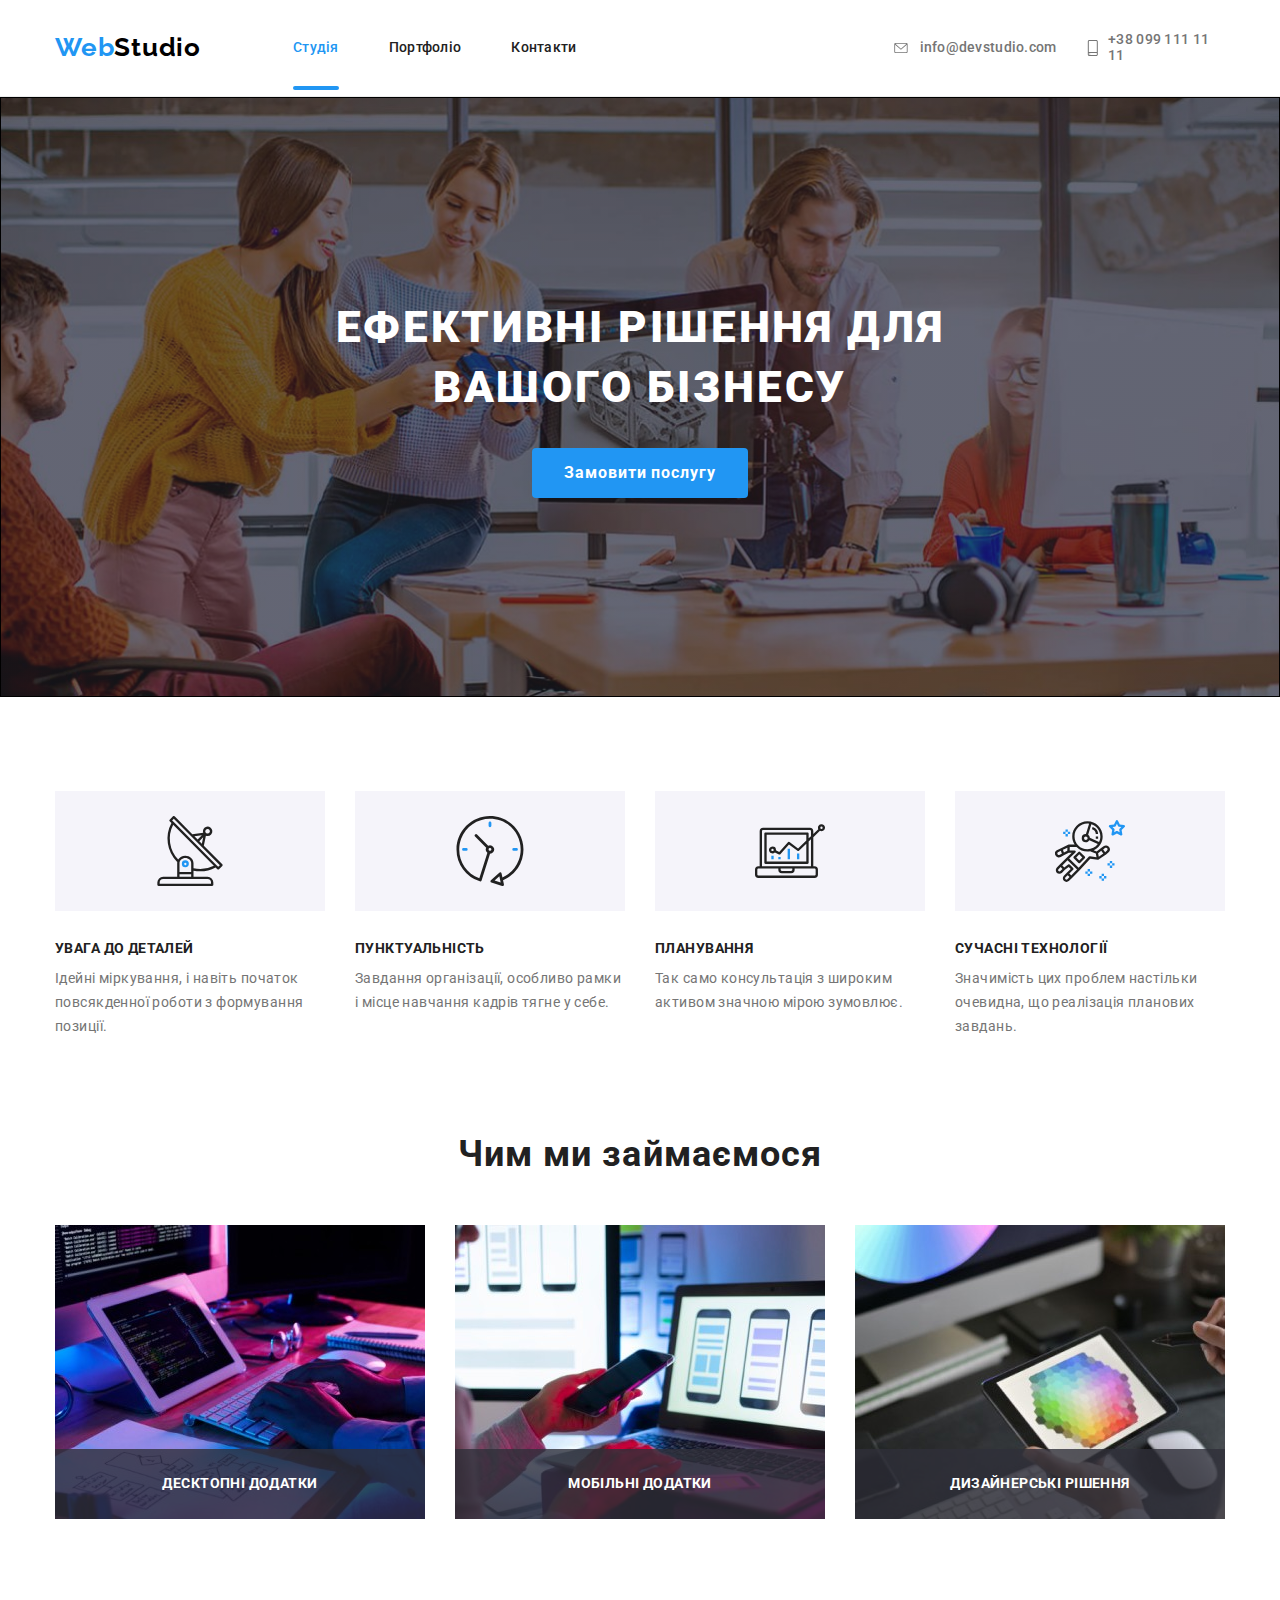
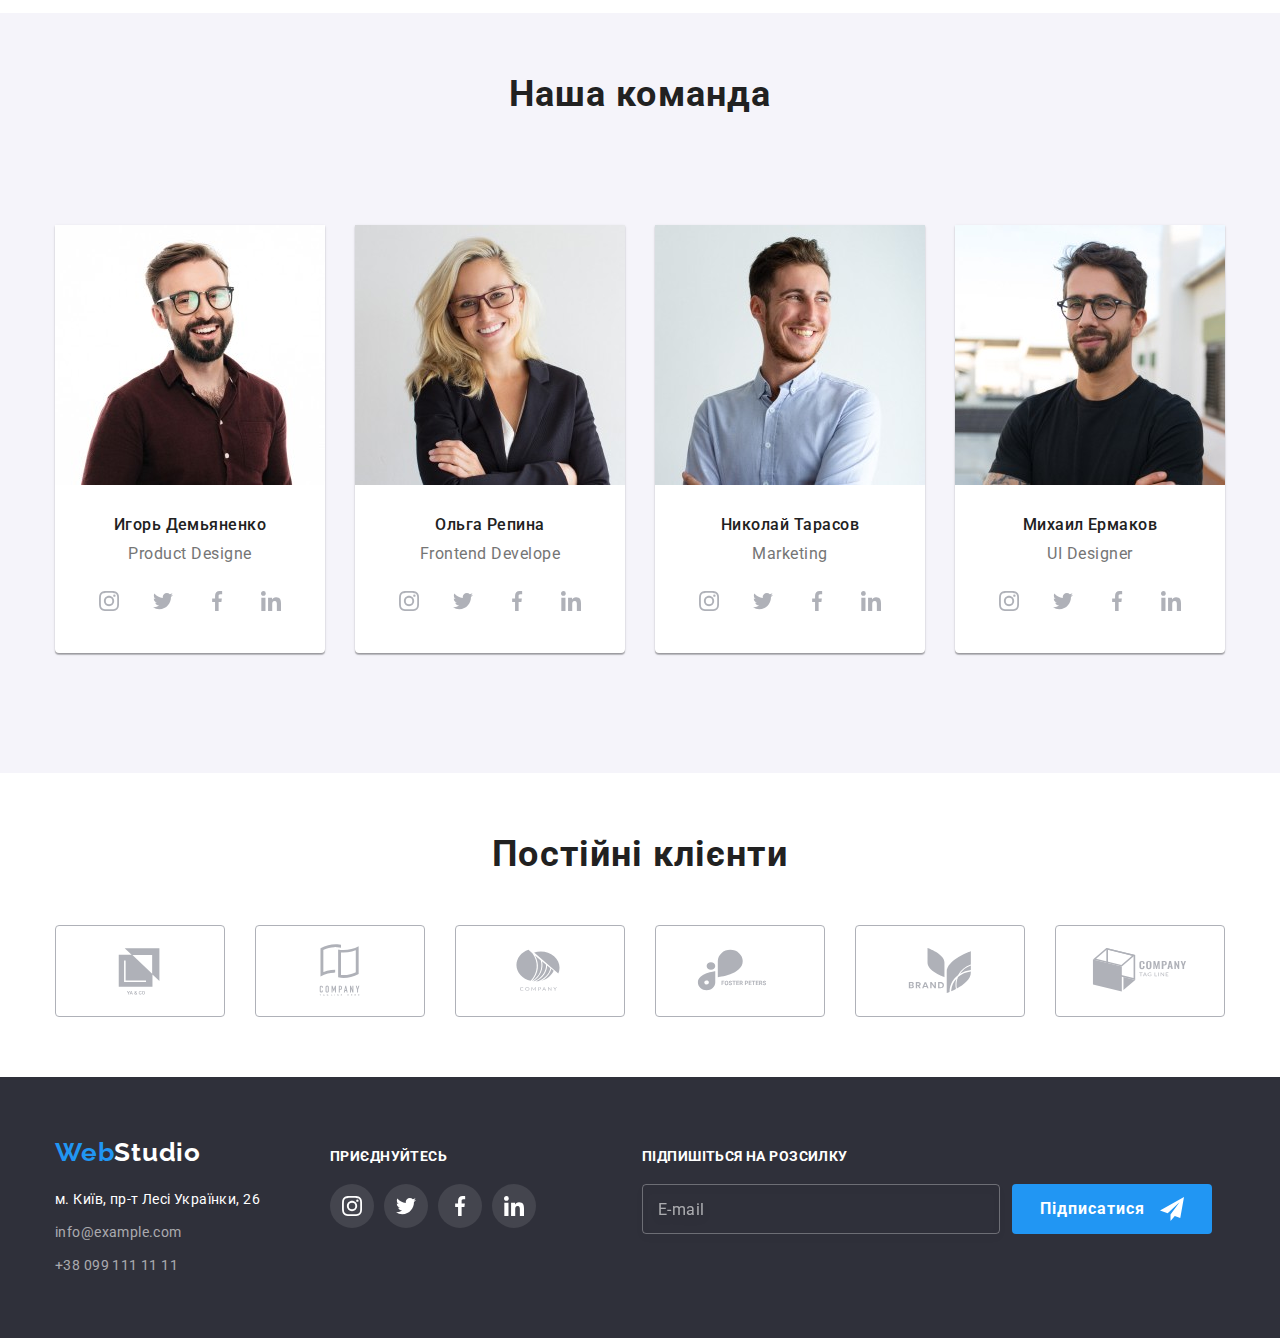
<file: index.html>
<!DOCTYPE html>
<html lang="uk">
  <head>
    <meta charset="UTF-8" />
    <meta http-equiv="X-UA-Compatible" content="IE=edge" />
    <meta name="viewport" content="width=device-width, initial-scale=1.0" />
    <link rel="preconnect" href="https://fonts.googleapis.com" />
    <link rel="preconnect" href="https://fonts.gstatic.com" crossorigin />
    <link
      href="https://fonts.googleapis.com/css2?family=Raleway:wght@700&family=Roboto:wght@400;500;700;900&display=swap"
      rel="stylesheet"
    />
    <link
      rel="stylesheet"
      href="https://cdnjs.cloudflare.com/ajax/libs/modern-normalize/1.1.0/modern-normalize.min.css"
    />
    <link rel="stylesheet" href="./css/main.min.css" />
    <title lang="en">WebStudio</title>
  </head>
  <body>

    
    <!--Header-->

    <header class="header">
      <div class="conteiner header-conteiner">
        <a class="link header-logo" lang="en" href="./index.html"
          >Web<span class="header-logo__cl">Studio</span></a
        >
        <nav class="nav">
          <ul class="list nav__list">
            <li class="nav-curent">
              <a class="link nav__link nav__link--current" href="./index.html">Студія</a>
            </li>
            <li><a class="link nav__link" href="./portfolio.html">Портфоліо</a></li>
            <li><a class="link nav__link" href="">Контакти</a></li>
          </ul>
        </nav>

        <button
          class="menu-btn"
          data-menu-open
          aria-expanded="false"
          aria-controls="menu-conteiner"
          type="button"
        >
          <svg width="40" height="40" class="header__btn-icon">
            <use href="./images/icons.svg#menu-btn"></use>
          </svg>
        </button>

        <ul class="list header__list">
          <li class="header__mail">
            <a
              class="link header__link header__link--letter"
              lang="en"
              href="mailto:info@devstudio.com"
              ><svg class="header__mail-icon">
                <use href="./images/icons.svg#envelope"></use>
              </svg>
              info@devstudio.com
            </a>
          </li>
          <li class="header__phone">
            <a class="link header__link header__link--phone" href="tel:+380961111111">
              <svg class="header__phone-icon">
                <use href="./images/icons.svg#smartphone"></use>
              </svg>
              +38 099 111 11 11
            </a>
          </li>
        </ul>
      </div>
    </header>

    <!-- Main -->

    <main>
      <!-- Mobile menu -->

      <div class="menu-overlay" data-menu>
        <div class="menu-conteiner" id="menu-conteiner">
          <button class="menu-btn" type="button" data-menu-close>
            <svg class="menu-btn__close" width="40" height="40">
              <use class="menu-btn__icon" href="./images/icons.svg#mobile_close"></use>
            </svg>
          </button>

          <ul class="menu list">
            <li class="menu-studio">
              <a class="link menu__link menu__link--current" href="./index.html">Студія</a>
            </li>
            <li class="menu__portfolio">
              <a class="link menu__link menu__link--portfolio" href="./portfolio.html">Портфоліо</a>
            </li>
            <li class="menu__contacts">
              <a class="link menu__link menu__link--contacts" href="">Контакти</a>
            </li>
          </ul>

          <ul class="list menu__list">
            <li class="header__phone menu__phone--link">
              <a class="link menu__phone" href="tel:+380961111111"> +38 099 111 11 11 </a>
            </li>
            <li class="header__mail menu__mail--link">
              <a class="link menu__mail" lang="en" href="mailto:info@devstudio.com">
                info@devstudio.com
              </a>
            </li>
          </ul>

          <ul class="list social-mobile">
            <li class="social-mobile-item">
              <a href="" class="social-mobile-link link">Instagram</a>
            </li>
            <li class="social-mobile-item">
              <a href="" class="social-mobile-link link">Twitter</a>
            </li>
            <li class="social-mobile-item">
              <a href="" class="social-mobile-link link">Facebook</a>
            </li>
            <li class="social-mobile-item">
              <a href="" class="social-mobile-link link">LinkedIn</a>
            </li>
          </ul>
        </div>
      </div>

      <!-- HERO -->

      <section class="main">
        <div class="conteiner">
          <h1 class="main__text">Ефективні рішення для вашого бізнесу</h1>
          <button data-modal-open class="btn btn-mode-blue" type="button">Замовити послугу</button>

          <!-- MODAL -->

          <div data-modal class="backdrop is-hidden">
            <div class="modal">
              <button data-modal-close class="form-btn" type="button">
                <svg class="form-btn__close" width="18" height="18">
                  <use class="form-btn__icon" href="./images/icons.svg#icon-close"></use>
                </svg>
              </button>

              <!-- FORM -->

              <form name="form">
                <strong class="form__title">Залиште свої дані, ми вам передзвонимо</strong>
                <div class="form">
                  <label class="form__group">
                    <span class="form__text">Ім'я</span>
                    <input class="form__input" type="text" name="user-name" />
                    <svg class="form-btn-icon" width="18" height="18">
                      <use href="./images/icons.svg#person-black"></use>
                    </svg>
                  </label>
                </div>

                <div class="form">
                  <label class="form__group">
                    <span class="form__text">Телефон</span>
                    <input class="form__input" type="tel" name="user-tel" />
                    <svg class="form-btn-icon" width="18" height="18">
                      <use href="./images/icons.svg#phone-black"></use>
                    </svg>
                  </label>
                </div>

                <div class="form">
                  <label class="form__group">
                    <span class="form__text">Пошта</span>
                    <input class="form__input" type="email" name="user-mail" />
                    <svg class="form-btn-icon" width="18" height="18">
                      <use href="./images/icons.svg#email-black"></use>
                    </svg>
                  </label>
                </div>

                <div class="form">
                  <label class="form__group">
                    <span class="form__text">Коментар</span>
                    <textarea
                      class="form__input--coment"
                      name="coment"
                      rows="10"
                      placeholder="Введіть текст"
                    ></textarea>
                  </label>
                </div>

                <div class="checkbox">
                  <label class="checkbox__group">
                    <input class="checkbox__input" type="checkbox" name="checkbox" />
                    <span class="checkbox__icon"></span>
                    <span class="checkbox__text">
                      Погоджуюся з розсилкою та приймаю
                      <a class="link checkbox__text--link" href=""> Умови договору </a>
                    </span>
                  </label>
                </div>
                <button class="btn btn-mode-blue" type="submit">Відправити</button>
              </form>
            </div>
          </div>
        </div>
      </section>

      <!--ABOUT-->

      <section class="about">
        <div class="conteiner">
          <h2 class="visually-hidden">Особливості</h2>
          <ul class="list about__list">
            <li class="about__item">
              <h3 class="about__title">Увага до деталей</h3>
              <p class="about__text">
                Ідейні міркування, і навіть початок повсякденної роботи з формування позиції.
              </p>
            </li>
            <li class="about__item">
              <h3 class="about__title">Пунктуальність</h3>
              <p class="about__text">
                Завдання організації, особливо рамки і місце навчання кадрів тягне у себе.
              </p>
            </li>
            <li class="about__item">
              <h3 class="about__title">Планування</h3>
              <p class="about__text">
                Так само консультація з широким активом значною мірою зумовлює.
              </p>
            </li>
            <li class="about__item">
              <h3 class="about__title">Сучасні технології</h3>
              <p class="about__text">
                Значимість цих проблем настільки очевидна, що реалізація планових завдань.
              </p>
            </li>
          </ul>
        </div>
      </section>

      <!--Specification-->

      <section class="specification">
        <div class="conteiner">
          <h2 class="specification-title">Чим ми займаємося</h2>
          <ul class="list specification-list">
            <li class="img specification-img">
              <picture>
                <source
                  media="(min-width: 1200px)"
                  srcset="./images/about/img-1@1x_lg.jpg 1x, ./images/about/img-1@2x_lg.jpg 2x"
                  type="image/jpg"
                />
                <img
                  src="./images/about/img-1@1x_lg.jpg"
                  alt="Десктопні додатки"
                  width="370"
                  height="294"
                />
              </picture>

              <p class="specification-text">Десктопні додатки</p>
            </li>
            <li class="img specification-img">
              <picture>
                <source
                  media="(min-width: 1200px)"
                  srcset="./images/about/img-2@1x_lg.jpg 1x, ./images/about/img-2@2x_lg.jpg 2x"
                  type="image/jpg"
                />
                <img
                  src="./images/about/img-2@1x_lg.jpg"
                  alt="Мобільні додатки"
                  width="370"
                  height="294"
                />
              </picture>

              <p class="specification-text">Мобільні додатки</p>
            </li>
            <li class="img specification-img">
              <picture>
                <source
                  media="(min-width: 1200px)"
                  srcset="./images/about/img-3@1x_lg.jpg 1x, ./images/about/img-3@2x_lg.jpg 2x"
                  type="image/jpg"
                />
                <img
                  src="./images/about/img-3@1x_lg.jpg"
                  alt="Дизайнерські рішення"
                  width="370"
                  height="294"
                />
              </picture>

              <p class="specification-text">Дизайнерські рішення</p>
            </li>
          </ul>
        </div>
      </section>

      <!-- TEAM -->

      <section class="team">
        <div class="conteiner">
          <h2 class="team-title">Наша команда</h2>
          <ul class="list team-list">
            <li class="team-link">
              <picture>
                <source
                  media="(min-width: 1200px)"
                  srcset="./images/team/img-1@1x_lg.jpg 1x, ./images/team/img-1@2x_lg.jpg 2x"
                  type="image/jpg"
                />

                <source
                  media="(min-width:768px)"
                  srcset="./images/team/img-1@1x_md.jpg 1x, ./images/team/img-1@2x_md.jpg 2x"
                  type="image/jpg"
                />

                <source
                  media="(max-width:767px)"
                  srcset="../. img-1@1x_sm.jpg 1x, ./images/team/img-1@2x_sm.jpg 2x"
                  type="image/jpg"
                />
                <img class="team-img" src="./images/team/img-1@1x_sm.jpg" alt="Продукт дизайнер" />
              </picture>

              <div class="social">
                <h3 lang="ru" class="social-title">Игорь Демьяненко</h3>
                <p lang="en" class="social-text">Product Designe</p>
                <ul class="list social-list">
                  <li class="social-item">
                    <a class="social-link link" href="" target="_blank" rel="noopener noreferrer">
                      <svg width="20" height="20" class="social-icon">
                        <use href="./images/icons.svg#instagram"></use>
                      </svg>
                    </a>
                  </li>
                  <li class="social-item">
                    <a class="social-link link" href="" target="_blank" rel="noopener noreferrer">
                      <svg width="20" height="20" class="social-icon">
                        <use href="./images/icons.svg#twitter"></use>
                      </svg>
                    </a>
                  </li>
                  <li class="social-item">
                    <a class="social-link link" href="" target="_blank" rel="noopener noreferrer">
                      <svg width="20" height="20" class="social-icon">
                        <use href="./images/icons.svg#facebook"></use>
                      </svg>
                    </a>
                  </li>
                  <li class="social-item">
                    <a class="social-link link" href="" target="_blank" rel="noopener noreferrer">
                      <svg width="20" height="20" class="social-icon">
                        <use href="./images/icons.svg#linkedin"></use>
                      </svg>
                    </a>
                  </li>
                </ul>
              </div>
            </li>
            <li class="team-link">
              <picture>
                <source
                  media="(min-width: 1200px)"
                  srcset="./images/team/img-2@1x_lg.jpg 1x, ./images/team/img-2@2x_lg.jpg 2x"
                  type="image/jpg"
                />

                <source
                  media="(min-width:768px)"
                  srcset="./images/team/img-2@1x_md.jpg 1x, ./images/team/img-2@2x_md.jpg 2x"
                  type="image/jpg"
                />

                <source
                  media="(max-width:767px)"
                  srcset="./images/team/img-2@1x_sm.jpg 1x, ./images/team/img-2@2x_sm.jpg 2x"
                  type="image/jpg"
                />
                <img
                  class="team-img"
                  srcset="./images/team/img-2@1x_sm.jpg 1x, ./images/team/img-2@2x_sm.jpg 2x"
                  src="./images/team/img-2@1x_sm.jpg"
                  alt="Фронтенд розробник"
                />
              </picture>

              <div class="social">
                <h3 lang="ru" class="social-title">Ольга Репина</h3>
                <p lang="en" class="social-text">Frontend Develope</p>
                <ul class="list social-list">
                  <li class="social-item">
                    <a class="social-link link" href="" target="_blank" rel="noopener noreferrer">
                      <svg width="20" height="20" class="social-icon">
                        <use href="./images/icons.svg#instagram"></use>
                      </svg>
                    </a>
                  </li>
                  <li class="social-item">
                    <a class="social-link link" href="" target="_blank" rel="noopener noreferrer">
                      <svg width="20" height="20" class="social-icon">
                        <use href="./images/icons.svg#twitter"></use>
                      </svg>
                    </a>
                  </li>
                  <li class="social-item">
                    <a class="social-link link" href="" target="_blank" rel="noopener noreferrer">
                      <svg width="20" height="20" class="social-icon">
                        <use href="./images/icons.svg#facebook"></use>
                      </svg>
                    </a>
                  </li>
                  <li class="social-item">
                    <a class="social-link link" href="" target="_blank" rel="noopener noreferrer">
                      <svg width="20" height="20" class="social-icon">
                        <use href="./images/icons.svg#linkedin"></use>
                      </svg>
                    </a>
                  </li>
                </ul>
              </div>
            </li>
            <li class="team-link">
              <picture>
                <source
                  media="(min-width: 1200px)"
                  srcset="./images/team/img-3@1x_lg.jpg 1x, ./images/team/img-3@2x_lg.jpg 2x"
                  type="image/jpg"
                />

                <source
                  media="(min-width:768px)"
                  srcset="./images/team/img-3@1x_md.jpg 1x, ./images/team/img-3@2x_md.jpg 2x"
                  type="image/jpg"
                />

                <source
                  media="(max-width:767px)"
                  srcset="./images/team/img-3@1x_sm.jpg 1x, ./images/team/img-3@2x_sm.jpg 2x"
                  type="image/jpg"
                />
                <img class="team-img" src="./images/team/img-3@1x_sm.jpg" alt="Маркетинг" />
              </picture>

              <div class="social">
                <h3 lang="ru" class="social-title">Николай Тарасов</h3>
                <p lang="en" class="social-text">Marketing</p>
                <ul class="list social-list">
                  <li class="social-item">
                    <a class="social-link link" href="" target="_blank" rel="noopener noreferrer">
                      <svg width="20" height="20" class="social-icon">
                        <use href="./images/icons.svg#instagram"></use>
                      </svg>
                    </a>
                  </li>
                  <li class="social-item">
                    <a class="social-link link" href="" target="_blank" rel="noopener noreferrer">
                      <svg width="20" height="20" class="social-icon">
                        <use href="./images/icons.svg#twitter"></use>
                      </svg>
                    </a>
                  </li>
                  <li class="social-item">
                    <a class="social-link link" href="" target="_blank" rel="noopener noreferrer">
                      <svg width="20" height="20" class="social-icon">
                        <use href="./images/icons.svg#facebook"></use>
                      </svg>
                    </a>
                  </li>
                  <li class="social-item">
                    <a class="social-link link" href="" target="_blank" rel="noopener noreferrer">
                      <svg width="20" height="20" class="social-icon">
                        <use href="./images/icons.svg#linkedin"></use>
                      </svg>
                    </a>
                  </li>
                </ul>
              </div>
            </li>
            <li class="team-link">
              <picture>
                <source
                  media="(min-width: 1200px)"
                  srcset="./images/team/img-4@1x_lg.jpg 1x, ./images/team/img-4@2x_lg.jpg 2x"
                  type="image/jpg"
                />

                <source
                  media="(min-width:768px)"
                  srcset="./images/team/img-4@1x_md.jpg 1x, ./images/team/img-4@2x_md.jpg 2x"
                  type="image/jpg"
                />

                <source
                  media="(max-width:767px)"
                  srcset="./images/team/img-4@1x_sm.jpg 1x, ./images/team/img-4@2x_sm.jpg 2x"
                  type="image/jpg"
                />
                <img class="team-img" src="./images/team/img-4@1x_sm.jpg" alt="ЮИ дизайнер" />
              </picture>

              <div class="social">
                <h3 lang="ru" class="social-title">Михаил Ермаков</h3>
                <p lang="en" class="social-text">UI Designer</p>
                <ul class="list social-list">
                  <li class="social-item">
                    <a class="social-link link" href="" target="_blank" rel="noopener noreferrer">
                      <svg width="20" height="20" class="social-icon">
                        <use href="./images/icons.svg#instagram"></use>
                      </svg>
                    </a>
                  </li>
                  <li class="social-item">
                    <a class="social-link link" href="" target="_blank" rel="noopener noreferrer">
                      <svg width="20" height="20" class="social-icon">
                        <use href="./images/icons.svg#twitter"></use>
                      </svg>
                    </a>
                  </li>
                  <li class="social-item">
                    <a class="social-link link" href="" target="_blank" rel="noopener noreferrer">
                      <svg width="20" height="20" class="social-icon">
                        <use href="./images/icons.svg#facebook"></use>
                      </svg>
                    </a>
                  </li>
                  <li class="social-item">
                    <a class="social-link link" href="" target="_blank" rel="noopener noreferrer">
                      <svg width="20" height="20" class="social-icon">
                        <use href="./images/icons.svg#linkedin"></use>
                      </svg>
                    </a>
                  </li>
                </ul>
              </div>
            </li>
          </ul>
        </div>
      </section>

      <!-- Our client -->

      <section class="clients">
        <div class="conteiner">
          <h2 class="clients-title">Постійні клієнти</h2>
          <ul class="list clients-list">
            <li class="clients-item">
              <a class="clients-link link" href="" target="_blank" rel="noopener noreferrer">
                <svg width="106" height="60" class="clients-icon">
                  <use href="./images/icons.svg#logo-1"></use>
                </svg>
              </a>
            </li>
            <li class="clients-item">
              <a class="clients-link link" href="" target="_blank" rel="noopener noreferrer">
                <svg width="106" height="60" class="clients-icon">
                  <use href="./images/icons.svg#logo-2"></use>
                </svg>
              </a>
            </li>
            <li class="clients-item">
              <a class="clients-link link" href="" target="_blank" rel="noopener noreferrer">
                <svg width="106" height="60" class="clients-icon">
                  <use href="./images/icons.svg#logo-3"></use>
                </svg>
              </a>
            </li>
            <li class="clients-item">
              <a class="clients-link link" href="" target="_blank" rel="noopener noreferrer">
                <svg width="106" height="60" class="clients-icon">
                  <use href="./images/icons.svg#logo-4"></use>
                </svg>
              </a>
            </li>
            <li class="clients-item">
              <a class="clients-link link" href="" target="_blank" rel="noopener noreferrer">
                <svg width="106" height="60" class="clients-icon">
                  <use href="./images/icons.svg#logo-5"></use>
                </svg>
              </a>
            </li>
            <li class="clients-item">
              <a class="clients-link link" href="" target="_blank" rel="noopener noreferrer">
                <svg width="106" height="60" class="clients-icon">
                  <use href="./images/icons.svg#logo-6"></use>
                </svg>
              </a>
            </li>
          </ul>
        </div>
      </section>
    </main>

    <!-- Footter -->

    <footer class="footer">
      <div class="conteiner footer-block">
        <div class="footer-info">
          <a class="link footer-logo" lang="en" href="./index.html"
            >Web<span lang="en" class="footer-logo-cl">Studio</span></a
          >
          <address class="address">
            <p class="footer-text">м. Київ, пр-т Лесі Українки, 26</p>
            <a class="link footer-link" lang="en" href="mailto:info@example.com"
              >info@example.com</a
            >
            <a class="link footer-tel" href="tel:+380961111111">+38 099 111 11 11</a>
          </address>
        </div>
        <div class="footer-conect">
          <h2 class="footer-conect-text">приєднуйтесь</h2>
          <ul class="list footer-conect-list">
            <li class="footer-item">
              <a class="footer-link-icon link" href="" target="_blank" rel="noopener noreferrer">
                <svg width="20" height="20" class="footer-icon">
                  <use href="./images/icons.svg#instagram"></use>
                </svg>
              </a>
            </li>
            <li class="footer-item">
              <a class="footer-link-icon link" href="" target="_blank" rel="noopener noreferrer">
                <svg width="20" height="20" class="footer-icon">
                  <use href="./images/icons.svg#twitter"></use>
                </svg>
              </a>
            </li>
            <li class="footer-item">
              <a class="footer-link-icon link" href="" target="_blank" rel="noopener noreferrer">
                <svg width="20" height="20" class="footer-icon">
                  <use href="./images/icons.svg#facebook"></use>
                </svg>
              </a>
            </li>
            <li class="footer-item">
              <a class="footer-link-icon link" href="" target="_blank" rel="noopener noreferrer">
                <svg width="20" height="20" class="footer-icon">
                  <use href="./images/icons.svg#linkedin"></use>
                </svg>
              </a>
            </li>
          </ul>
        </div>

        <!-- Subscribe -->

        <form class="subscribe" name="subscribe">
          <strong class="subscribe__title">Підпишіться на розсилку</strong>
          <input class="subscribe__input" type="email" name="user-mail" placeholder="E-mail" />
          <button class="btn btn-mode-blue btn-mode-blue__subscribe" type="submit">
            <span class="subscribe-btn__txt">Підписатися</span>
            <svg class="subscribe-btn__icon" width="24" height="24">
              <use class="icon-send" href="./images/icons.svg#icon-send"></use>
            </svg>
          </button>
        </form>
      </div>
    </footer>
    <script src="./js/modal.js"></script>
    <script src="./js/mobile-menu.js"></script>
  </body>
</html>
</file>
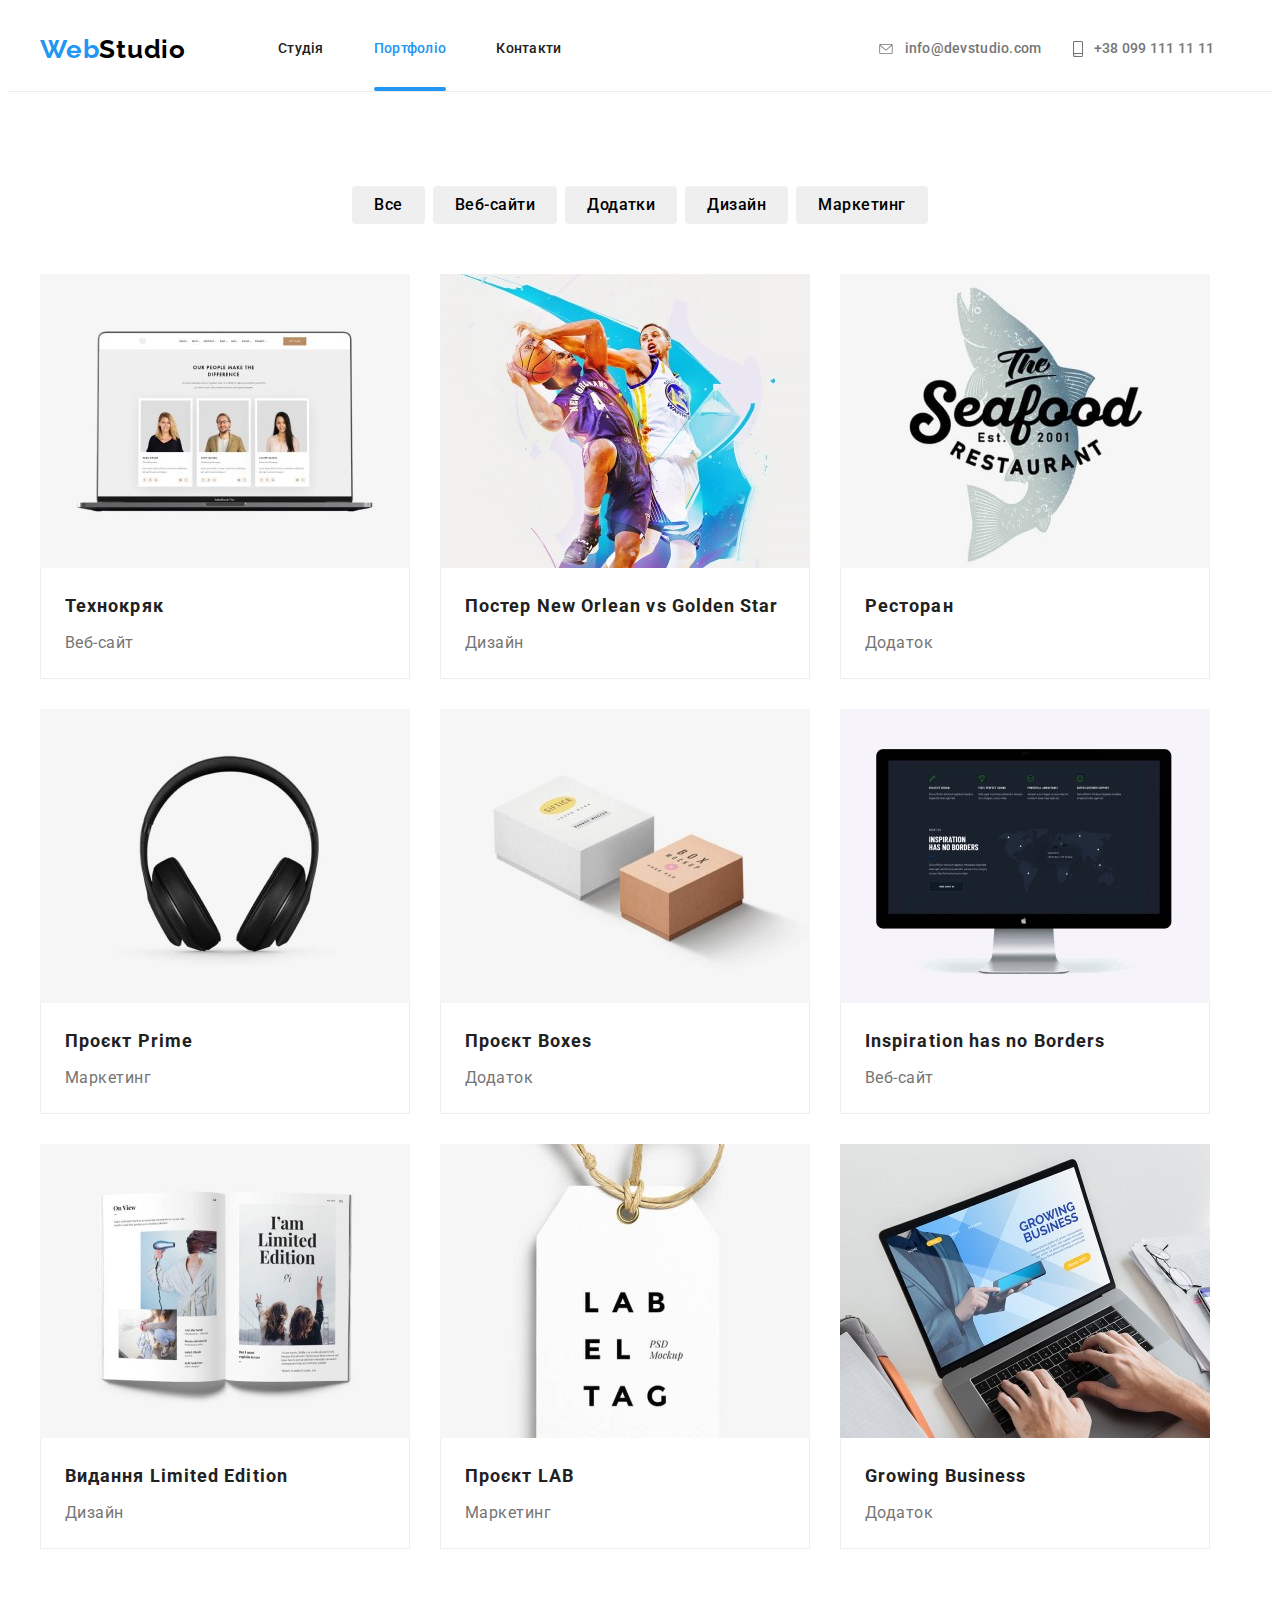
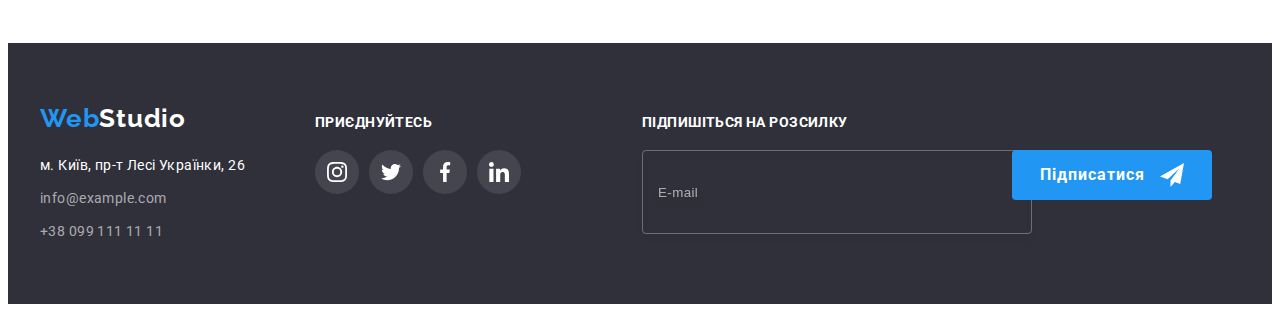
<file: portfolio.html>
<!DOCTYPE html>
<html lang="uk">
  <head>
    <meta charset="UTF-8" />
    <meta http-equiv="X-UA-Compatible" content="IE=edge" />
    <meta name="viewport" content="width=device-width, initial-scale=1.0" />
    <link rel="preconnect" href="https://fonts.googleapis.com" />
    <link rel="preconnect" href="https://fonts.gstatic.com" crossorigin />
    <link
      href="https://fonts.googleapis.com/css2?family=Raleway:wght@700&family=Roboto:wght@400;500;700;900&display=swap"
      rel="stylesheet"
    />
    <link
      rel="stylesheet"
      href="https://cdnjs.cloudflare.com/ajax/libs/modern-normalize/1.1.0/modern-normalize.min.css"
      integrity="sha512-wpPYUAdjBVSE4KJnH1VR1HeZfpl1ub8YT/NKx4PuQ5NmX2tKuGu6U/JRp5y+Y8XG2tV+wKQpNHVUX03MfMFn9Q=="
      crossorigin="anonymous"
      referrerpolicy="no-referrer"
    />
    <link rel="stylesheet" href="./css/main.min.css" />
    <title>Портфоліо</title>
  </head>

  <body>
    <!--Header-->

    <header class="header">
      <div class="conteiner header-conteiner">
        <a class="link header-logo" lang="en" href="./index.html"
          >Web<span class="header-logo__cl">Studio</span></a
        >
        <nav class="nav">
          <ul class="list nav__list">
            <li class="nav-curent">
              <a class="link nav__link nav__link" href="./index.html">Студія</a>
            </li>
            <li>
              <a class="link nav__link nav__link--current" href="./portfolio.html">Портфоліо</a>
            </li>
            <li><a class="link nav__link" href="">Контакти</a></li>
          </ul>
        </nav>

        <button
          class="menu-btn"
          data-menu-open
          aria-expanded="false"
          aria-controls="menu-conteiner"
          type="button"
        >
          <svg width="40" height="40" class="header__btn-icon">
            <use href="./images/icons.svg#menu-btn"></use>
          </svg>
        </button>

        <ul class="list header__list">
          <li class="header__mail">
            <a
              class="link header__link header__link--letter"
              lang="en"
              href="mailto:info@devstudio.com"
              >
              <svg  class="header__mail-icon" >
                <use href="./images/icons.svg#envelope"></use>
              </svg>
              info@devstudio.com
            </a>
          </li>
          <li class="header__phone">
            <a class="link header__link header__link--phone" href="tel:+380961111111">
              <svg class="header__phone-icon">
                <use href="./images/icons.svg#smartphone"></use>
              </svg>
              +38 099 111 11 11
            </a>
          </li>
        </ul>
      </div>
    </header>

    <main class="portfolio-main">
      <!-- Mobile menu -->

      <div class="menu-overlay" data-menu>
        <div class="menu-conteiner" id="menu-conteiner">
          <button class="menu-btn" type="button" data-menu-close>
            <svg class="menu-btn__close" width="40" height="40">
              <use class="menu-btn__icon" href="./images/icons.svg#mobile_close"></use>
            </svg>
          </button>

          <ul class="menu list">
            <li class="menu-studio">
              <a class="link menu__link menu__link--contacts" href="./index.html">Студія</a>
            </li>
            <li class="menu__portfolio">
              <a class="link menu__link menu__link--current" href="./portfolio.html">Портфоліо</a>
            </li>
            <li class="menu__contacts">
              <a class="link menu__link menu__link--contacts" href="">Контакти</a>
            </li>
          </ul>

          <ul class="list menu__list">
            <li class="header__phone menu__phone--link">
              <a class="link menu__phone" href="tel:+380961111111"> +38 099 111 11 11 </a>
            </li>
            <li class="header__mail menu__mail--link">
              <a class="link menu__mail" lang="en" href="mailto:info@devstudio.com">
                info@devstudio.com
              </a>
            </li>
          </ul>

          <ul class="list social-mobile">
            <li class="social-mobile-item">
              <a href="" class="social-mobile-link link">Instagram</a>
            </li>
            <li class="social-mobile-item">
              <a href="" class="social-mobile-link link">Twitter</a>
            </li>
            <li class="social-mobile-item">
              <a href="" class="social-mobile-link link">Facebook</a>
            </li>
            <li class="social-mobile-item">
              <a href="" class="social-mobile-link link">LinkedIn</a>
            </li>
          </ul>
        </div>
      </div>

      <section class="portfolio">
        <div class="conteiner">
          <h1 class="visually-hidden">Портфоліо</h1>
          <!-- Buttons -->
          <ul class="list portfolio-btn ">
            <li>
              <button class="btn-portfolio" type="button">Все</button>
            </li>
            <li><button class="btn-portfolio" type="button">Веб-сайти</button></li>
            <li><button class="btn-portfolio" type="button">Додатки</button></li>
            <li><button class="btn-portfolio" type="button">Дизайн</button></li>
            <li><button class="btn-portfolio" type="button">Маркетинг</button></li>
          </ul>


          <ul class="portfolio-list">
            <li class="link portfolio-item">
              <a class="link portfolio-link" href="">
                <div class="portfolio-overlay">
                <picture>
                  <source
                    media="(min-width: 1200px)"
                    srcset="
                    ./images/portfolio/img-1@1x_lg.jpg 1x,
                    ./images/portfolio/img-1@2x_lg.jpg 2x
                    "
                    type="image/jpg"
                  />

                  <source
                    media="(min-width:768px)"
                    srcset="
                    ./images/portfolio/img-1@1x_md.jpg 1x,
                    ./images/portfolio/img-1@2x_md.jpg 2x
                    "
                    type="image/jpg"
                  />

                  <source
                    media="(max-width:767px)"
                    srcset="
                    ./images/portfolio/img-1@1x_sm.jpg 1x,
                    ./images/portfolio/img-1@2x_sm.jpg 2x
                    "
                    type="image/jpg"
                  />
                  <img
                  class="portfolio-img"
                  src="./images/portfolio/img-1@1x_sm.jpg"
                  alt="веб-сайт технокряк"
                  width="450"
                  height="294"
                  />
                </picture>

                
                  <p class="portfolio-overlay-text">
                    Ресурс пропонує комплексні пропозиції з різним рівнем функціоналу та сервісів.
                    Все це дозволить відвідувачу отримати вичерпні відомості про компанію чи
                    приватну особу.
                  </p>
                </div>
                <div class="description">
                  <h2 class="description-title">Технокряк</h2>
                  <p class="description-text">Веб-сайт</p>
                </div>
              </a>
            </li>
            <li class="link portfolio-item">
              <a class="link portfolio-link" href="">
                <div class="portfolio-overlay">
                <picture>
                  <source
                    media="(min-width: 1200px)"
                    srcset="
                      ./images/portfolio/img-2@1x_lg.jpg 1x,
                      ./images/portfolio/img-2@2x_lg.jpg 2x
                    "
                    type="image/jpg"
                  />

                  <source
                    media="(min-width:768px)"
                    srcset="
                      ./images/portfolio/img-2@1x_md.jpg 1x,
                      ./images/portfolio/img-2@2x_md.jpg 2x
                    "
                    type="image/jpg"
                  />

                  <source
                    media="(max-width:767px)"
                    srcset="
                      ./images/portfolio/img-2@1x_sm.jpg 1x,
                      ./images/portfolio/img-2@2x_sm.jpg 2x
                    "
                    type="image/jpg"
                  />
                  <img
                    class="portfolio-img"
                    src="./images/portfolio/img-2@1x_sm.jpg"
                    alt="Постер"
                    width="450"
                    height="294"
                  />
                </picture>

                
                  <p class="portfolio-overlay-text">
                    Ресурс пропонує комплексні пропозиції з різним рівнем функціоналу та сервісів.
                    Все це дозволить відвідувачу отримати вичерпні відомості про компанію чи
                    приватну особу.
                  </p>
                </div>
                <div class="description">
                  <h2 class="description-title">Постер New Orlean vs Golden Star</h2>
                  <p class="description-text">Дизайн</p>
                </div>
              </a>
            </li>
            <li class="link portfolio-item">
              <a class="link portfolio-link" href="">
                <div class="portfolio-overlay">
                <picture>
                  <source
                    media="(min-width: 1200px)"
                    srcset="
                      ./images/portfolio/img-3@1x_lg.jpg 1x,
                      ./images/portfolio/img-3@2x_lg.jpg 2x
                    "
                    type="image/jpg"
                  />

                  <source
                    media="(min-width:768px)"
                    srcset="
                      ./images/portfolio/img-3@1x_md.jpg 1x,
                      ./images/portfolio/img-3@2x_md.jpg 2x
                    "
                    type="image/jpg"
                  />

                  <source
                    media="(max-width:767px)"
                    srcset="
                      ./images/portfolio/img-3@1x_sm.jpg 1x,
                      ./images/portfolio/img-3@2x_sm.jpg 2x
                    "
                    type="image/jpg"
                  />
                  <img
                    class="portfolio-img"
                    src="./images/portfolio/img-3@1x_sm.jpg"
                    alt="Ресторан морської їжі"
                    width="450"
                    height="294"
                  />
                </picture>

                
                  <p class="portfolio-overlay-text">
                    Ресурс пропонує комплексні пропозиції з різним рівнем функціоналу та сервісів.
                    Все це дозволить відвідувачу отримати вичерпні відомості про компанію чи
                    приватну особу.
                  </p>
                </div>
                <div class="description">
                  <h2 class="description-title">Ресторан</h2>
                  <p class="description-text">Додаток</p>
                </div>
              </a>
            </li>
            <li class="link portfolio-item">
              <a class="link portfolio-link" href="">
                <div class="portfolio-overlay">
                <picture>
                  <source
                    media="(min-width: 1200px)"
                    srcset="
                      ./images/portfolio/img-4@1x_lg.jpg 1x,
                      ./images/portfolio/img-4@2x_lg.jpg 2x
                    "
                    type="image/jpg"
                  />

                  <source
                    media="(min-width:768px)"
                    srcset="
                      ./images/portfolio/img-4@1x_md.jpg 1x,
                      ./images/portfolio/img-4@2x_md.jpg 2x
                    "
                    type="image/jpg"
                  />

                  <source
                    media="(max-width:767px)"
                    srcset="
                      ./images/portfolio/img-4@1x_sm.jpg 1x,
                      ./images/portfolio/img-4@2x_sm.jpg 2x
                    "
                    type="image/jpg"
                  />
                  <img
                    class="portfolio-img"
                    src="./images/portfolio/img-4@1x_sm.jpg"
                    alt="Проект прайм"
                    width="450"
                    height="294"
                  />
                </picture>

                  <p class="portfolio-overlay-text">
                    Ресурс пропонує комплексні пропозиції з різним рівнем функціоналу та сервісів.
                    Все це дозволить відвідувачу отримати вичерпні відомості про компанію чи
                    приватну особу.
                  </p>
                </div>
                <div class="description">
                  <h2 class="description-title">Проєкт Prime</h2>
                  <p class="description-text">Маркетинг</p>
                </div>
              </a>
            </li>

            <li class="link portfolio-item">
              <a class="link portfolio-link" href="">
                <div class="portfolio-overlay">
                <picture>
                  <source
                    media="(min-width: 1200px)"
                    srcset="
                      ./images/portfolio/img-5@1x_lg.jpg 1x,
                      ./images/portfolio/img-5@2x_lg.jpg 2x
                    "
                    type="image/jpg"
                  />

                  <source
                    media="(min-width:768px)"
                    srcset="
                      ./images/portfolio/img-5@1x_md.jpg 1x,
                      ./images/portfolio/img-5@2x_md.jpg 2x
                    "
                    type="image/jpg"
                  />

                  <source
                    media="(max-width:767px)"
                    srcset="
                      ./images/portfolio/img-5@1x_sm.jpg 1x,
                      ./images/portfolio/img-5@2x_sm.jpg 2x
                    "
                    type="image/jpg"
                  />
                  <img
                    class="portfolio-img"
                    src="./images/portfolio/img-5@1x_sm.jpg"
                    alt="Проект Коробки"
                    width="450"
                    height="294"
                  />
                </picture>

                
                  <p class="portfolio-overlay-text">
                    Ресурс пропонує комплексні пропозиції з різним рівнем функціоналу та сервісів.
                    Все це дозволить відвідувачу отримати вичерпні відомості про компанію чи
                    приватну особу.
                  </p>
                </div>
                <div class="description">
                  <h2 class="description-title">Проєкт Boxes</h2>
                  <p class="description-text">Додаток</p>
                </div>
              </a>
            </li>

            <li class="link portfolio-item">
              <a class="link portfolio-link" href="">
                <div class="portfolio-overlay">
                <picture>
                  <source
                    media="(min-width: 1200px)"
                    srcset="
                      ./images/portfolio/img-6@1x_lg.jpg 1x,
                      ./images/portfolio/img-6@2x_lg.jpg 2x
                    "
                    type="image/jpg"
                  />

                  <source
                    media="(min-width:768px)"
                    srcset="
                      ./images/portfolio/img-6@1x_md.jpg 1x,
                      ./images/portfolio/img-6@2x_md.jpg 2x
                    "
                    type="image/jpg"
                  />

                  <source
                    media="(max-width:767px)"
                    srcset="
                      ./images/portfolio/img-6@1x_sm.jpg 1x,
                      ./images/portfolio/img-6@2x_sm.jpg 2x
                    "
                    type="image/jpg"
                  />
                  <img
                    class="portfolio-img"
                    src="./images/portfolio/img-6@1x_sm.jpg"
                    alt="Inspiration has no Borders"
                    width="450"
                    height="294"
                  />
                </picture>

                
                  <p class="portfolio-overlay-text">
                    Ресурс пропонує комплексні пропозиції з різним рівнем функціоналу та сервісів.
                    Все це дозволить відвідувачу отримати вичерпні відомості про компанію чи
                    приватну особу.
                  </p>
                </div>
                <div class="description">
                  <h2 lang="en" class="description-title">Inspiration has no Borders</h2>
                  <p class="description-text">Веб-сайт</p>
                </div>
              </a>
            </li>
            <li class="link portfolio-item">
              <a class="link portfolio-link" href="">
                <div class="portfolio-overlay">
                <picture>
                  <source
                    media="(min-width: 1200px)"
                    srcset="
                      ./images/portfolio/img-7@1x_lg.jpg 1x,
                      ./images/portfolio/img-7@2x_lg.jpg 2x
                    "
                    type="image/jpg"
                  />

                  <source
                    media="(min-width:768px)"
                    srcset="
                      ./images/portfolio/img-7@1x_md.jpg 1x,
                      ./images/portfolio/img-7@2x_md.jpg 2x
                    "
                    type="image/jpg"
                  />

                  <source
                    media="(max-width:767px)"
                    srcset="
                      ./images/portfolio/img-7@1x_sm.jpg 1x,
                      ./images/portfolio/img-7@2x_sm.jpg 2x
                    "
                    type="image/jpg"
                  />
                  <img
                    class="portfolio-img"
                    src="./images/portfolio/img-7@1x_sm.jpg"
                    alt="Видання"
                    width="450"
                    height="294"
                  />
                </picture>
                
                  <p class="portfolio-overlay-text">
                    Ресурс пропонує комплексні пропозиції з різним рівнем функціоналу та сервісів.
                    Все це дозволить відвідувачу отримати вичерпні відомості про компанію чи
                    приватну особу.
                  </p>
                </div>
                <div class="description">
                  <h2 class="description-title">Видання Limited Edition</h2>
                  <p class="description-text">Дизайн</p>
                </div>
              </a>
            </li>

            <li class="link portfolio-item">
              <a class="link portfolio-link" href="">
                <div class="portfolio-overlay">

                <picture>
                  <source
                    media="(min-width: 1200px)"
                    srcset="
                      ./images/portfolio/img-8@1x_lg.jpg 1x,
                      ./images/portfolio/img-8@2x_lg.jpg 2x
                    "
                    type="image/jpg"
                  />

                  <source
                    media="(min-width:768px)"
                    srcset="
                      ./images/portfolio/img-8@1x_md.jpg 1x,
                      ./images/portfolio/img-8@2x_md.jpg 2x
                    "
                    type="image/jpg"
                  />

                  <source
                    media="(max-width:767px)"
                    srcset="
                      ./images/portfolio/img-8@1x_sm.jpg 1x,
                      ./images/portfolio/img-8@2x_sm.jpg 2x
                    "
                    type="image/jpg"
                  />
                  <img
                    class="portfolio-img"
                    src="./images/portfolio/img-8@1x_sm.jpg"
                    alt="Проект ЛАБ"
                    width="450"
                    height="294"
                  />
                </picture>

                
                  <p class="portfolio-overlay-text">
                    Ресурс пропонує комплексні пропозиції з різним рівнем функціоналу та сервісів.
                    Все це дозволить відвідувачу отримати вичерпні відомості про компанію чи
                    приватну особу.
                  </p>
                </div>
                <div class="description">
                  <h2 class="description-title">Проєкт LAB</h2>
                  <p class="description-text">Маркетинг</p>
                </div>
              </a>
            </li>
            <li class="link portfolio-item">
              <a class="link portfolio-link" href="">
                <div class="portfolio-overlay">
                <picture>
                  <source
                    media="(min-width: 1200px)"
                    srcset="
                      ./images/portfolio/img-9@1x_lg.jpg 1x,
                      ./images/portfolio/img-9@2x_lg.jpg 2x
                    "
                    type="image/jpg"
                  />

                  <source
                    media="(min-width:768px)"
                    srcset="
                      ./images/portfolio/img-9@1x_md.jpg 1x,
                      ./images/portfolio/img-9@2x_md.jpg 2x
                    "
                    type="image/jpg"
                  />

                  <source
                    media="(max-width:767px)"
                    srcset="
                      ./images/portfolio/img-9@1x_sm.jpg 1x,
                      ./images/portfolio/img-9@2x_sm.jpg 2x
                    "
                    type="image/jpg"
                  />
                  <img
                    class="portfolio-img"
                    src="./images/portfolio/img-9@1x_sm.jpg"
                    alt="Growing Business"
                    width="450"
                    height="294"
                  />
                </picture>

                
                  <p class="portfolio-overlay-text">
                    Ресурс пропонує комплексні пропозиції з різним рівнем функціоналу та сервісів.
                    Все це дозволить відвідувачу отримати вичерпні відомості про компанію чи
                    приватну особу.
                  </p>
                </div>
                <div class="description">
                  <h2 class="description-title">Growing Business</h2>
                  <p class="description-text">Додаток</p>
                </div>
              </a>
            </li>
          </ul>
        </div>
      </section>
    </main>

    <!-- Footter -->

    <footer class="footer">
      <div class="conteiner footer-block">
        <div class="footer-info">
          <a class="link footer-logo" lang="en" href="./index.html"
            >Web<span lang="en" class="footer-logo-cl">Studio</span></a
          >
          <address class="address">
            <p class="footer-text">м. Київ, пр-т Лесі Українки, 26</p>
            <a class="link footer-link" lang="en" href="mailto:info@example.com"
              >info@example.com</a
            >
            <a class="link footer-tel" href="tel:+380961111111">+38 099 111 11 11</a>
          </address>
        </div>
        <div class="footer-conect">
          <h2 class="footer-conect-text">приєднуйтесь</h2>
          <ul class="list footer-conect-list">
            <li class="footer-item">
              <a class="footer-link-icon link" href="" target="_blank" rel="noopener noreferrer">
                <svg width="20" height="20" class="footer-icon">
                  <use href="./images/icons.svg#instagram"></use>
                </svg>
              </a>
            </li>
            <li class="footer-item">
              <a class="footer-link-icon link" href="" target="_blank" rel="noopener noreferrer">
                <svg width="20" height="20" class="footer-icon">
                  <use href="./images/icons.svg#twitter"></use>
                </svg>
              </a>
            </li>
            <li class="footer-item">
              <a class="footer-link-icon link" href="" target="_blank" rel="noopener noreferrer">
                <svg width="20" height="20" class="footer-icon">
                  <use href="./images/icons.svg#facebook"></use>
                </svg>
              </a>
            </li>
            <li class="footer-item">
              <a class="footer-link-icon link" href="" target="_blank" rel="noopener noreferrer">
                <svg width="20" height="20" class="footer-icon">
                  <use href="./images/icons.svg#linkedin"></use>
                </svg>
              </a>
            </li>
          </ul>
        </div>

        <!-- Subscribe -->
        <form class="subscribe" name="subscribe">
          <strong class="subscribe__title">Підпишіться на розсилку</strong>
          <input class="subscribe__input" type="email" name="user-mail" placeholder="E-mail" />
          <button class="btn btn-mode-blue btn-mode-blue__subscribe" type="submit">
            <span class="subscribe-btn__txt">Підписатися</span>
            <svg class="subscribe-btn__icon" width="24" height="24">
              <use class="icon-send" href="./images/icons.svg#icon-send"></use>
            </svg>
          </button>
        </form>
      </div>
    </footer>
    <script src="./js/mobile-menu.js"></script>
  </body>
</html>
</file>
<file: css/main.min.css>
:root{--main-font: "Roboto", sans-serif;--secondary-font: "Raleway", sans-serif;--main-txt-cl: #757575;--accent-txt-cl: #2196f3;--dark-bg-cl: #2f303a;--light-bg-cl: #f5f4fa;--light-bg-portfolio-cl: #eeeeee;--main-white: #ffffff;--icons-color: #afb1b8;--cubic-bezier: cubic-bezier(0.4, 0, 0.2, 1);--transition-duration: 250ms}.visually-hidden{position:absolute;white-space:nowrap;width:1px;height:1px;overflow:hidden;border:0;padding:0;clip:rect(0 0 0 0);-webkit-clip-path:inset(50%);clip-path:inset(50%);margin:-1px}.link,.list{list-style:none;color:currentColor;text-decoration:none;margin:0;padding:0}h1,h2,h3,h4,h5,p,ul{margin:0;padding:0}img{display:block;max-width:100%;height:auto;-o-object-fit:cover;object-fit:cover;-o-object-position:center;object-position:center}body{font-family:var(--main-font);color:var(--main-txt-cl)}.btn{font-family:inherit;font-weight:700;font-size:16px;line-height:1.88em;display:flex;letter-spacing:.06em;cursor:pointer;padding:6px 22px;border-radius:4px;border:none;transition:color 250ms cubic-bezier(0.4, 0, 0.2, 1),background-color 250ms cubic-bezier(0.4, 0, 0.2, 1),box-shadow 250ms cubic-bezier(0.4, 0, 0.2, 1)}.btn:hover,.btn:focus{color:var(--main-white);background-color:var(--accent-txt-cl);box-shadow:0px 3px 1px rgba(0,0,0,.1),0px 1px 2px rgba(0,0,0,.08),0px 2px 2px rgba(0,0,0,.12)}.btn-portfolio{font-family:inherit;font-weight:500;font-size:16px;line-height:1.62em;display:flex;letter-spacing:.03em;cursor:pointer;padding:6px 22px;border-radius:4px;border:none;transition:color 250ms cubic-bezier(0.4, 0, 0.2, 1),background-color 250ms cubic-bezier(0.4, 0, 0.2, 1),box-shadow 250ms cubic-bezier(0.4, 0, 0.2, 1)}.btn-portfolio:hover,.btn-portfolio:focus{color:var(--main-white);background-color:var(--accent-txt-cl);box-shadow:0px 3px 1px rgba(0,0,0,.1),0px 1px 2px rgba(0,0,0,.08),0px 2px 2px rgba(0,0,0,.12)}.portfolio-btn-current{background-color:#2196f3;color:var(--main-white)}.btn-mode-blue{font-weight:700;font-size:16px;line-height:1.88em;display:flex;letter-spacing:.06em;color:#fff;background-color:var(--accent-txt-cl)}.btn-mode-blue{align-items:center;border-radius:4px;margin:auto;padding:10px 32px;border:none}.btn-mode-blue:focus,.btn-mode-blue:hover{background-color:#188ce8}.conteiner{margin-right:auto;margin-left:auto;padding:0 15px}@media screen and (min-width: 480px){.conteiner{width:480px}}@media screen and (min-width: 768px){.conteiner{width:768px}}@media screen and (min-width: 1200px){.conteiner{width:1200px}}.modal{position:absolute;top:40%;left:50%;background-color:var(--main-white);box-shadow:0px 1px 3px rgba(0,0,0,.12),0px 1px 1px rgba(0,0,0,.14),0px 2px 1px rgba(0,0,0,.2);border-radius:4px;padding:40px;background-color:var(--main-white);transition:background-color 250ms cubic-bezier(0.4, 0, 0.2, 1);transition:transform 250ms cubic-bezier(0.4, 0, 0.2, 1);transform:translate(-50%, -50%) scale(1);z-index:1003;pointer-events:initial;overflow:auto;width:calc(100vw - 30px)}@media screen and (min-width: 768px){.modal{width:450px;top:50%;left:50%}}@media screen and (min-width: 1200px){.modal{width:528px;height:581px;top:50%;left:50%}}.backdrop.is-hidden .modal{transform:translate(-50%, -50%) scale(0.4)}.form-btn{position:absolute;top:8px;right:8px;display:flex;justify-content:center;align-items:center;width:30px;height:30px;border-radius:50%;background-color:rgba(0,0,0,0);border:1px solid rgba(0,0,0,.1);padding:0px;cursor:pointer;transition:border 250ms cubic-bezier(0.4, 0, 0.2, 1)}.form-btn:hover,.form-btn:focus{fill:var(--accent-txt-cl)}.form-btn-icon{position:absolute;top:30px;left:12px;transition:250ms cubic-bezier(0.4, 0, 0.2, 1)}.form-btn__close{transition:fill 250ms cubic-bezier(0.4, 0, 0.2, 1)}.form-btn__close:hover,.form-btn__close:focus{fill:var(--accent-txt-cl)}.backdrop{position:fixed;top:0;left:0;width:100%;height:100%;background-color:rgba(0,0,0,.2);transition:opacity 250ms cubic-bezier(0.4, 0, 0.2, 1),visibility 250ms cubic-bezier(0.4, 0, 0.2, 1);z-index:1002;overflow:auto;visibility:visible}.backdrop.is-hidden{opacity:0;visibility:hidden;pointer-events:none;transition:opacity 250ms cubic-bezier(0.4, 0, 0.2, 1),visibility 250ms cubic-bezier(0.4, 0, 0.2, 1)}.form{position:relative;display:flex;flex-direction:column;margin-bottom:10px}.form__title{display:block;font-weight:700;font-size:20px;line-height:1.15em;text-align:center;letter-spacing:.03em;color:#212121;margin-bottom:12px}.form__text{margin-bottom:4px;display:block;font-size:12px;line-height:1.17em;letter-spacing:.01em;color:var(--main-txt-cl)}.form__input{width:100%;height:40px;border:1px solid rgba(33,33,33,.2);border-radius:4px;padding:11px 42px;transition:border 250ms cubic-bezier(0.4, 0, 0.2, 1)}.form__input:hover+.form-btn-icon,.form__input:focus+.form-btn-icon{fill:var(--accent-txt-cl)}.form__input:hover,.form__input:focus{border-color:var(--accent-txt-cl);outline-color:var(--accent-txt-cl)}.form__input--coment{width:100%;height:120px;padding:12px 16px;border:1px solid rgba(33,33,33,.2);border-radius:4px;resize:none;font-weight:400;font-size:14px;line-height:1.14;letter-spacing:.01em;transition:border 250ms cubic-bezier(0.4, 0, 0.2, 1)}.form__input--coment:hover,.form__input--coment:focus{border-color:var(--accent-txt-cl);outline-color:var(--accent-txt-cl)}.form__input--coment--coment::-moz-placeholder{font-weight:400;font-size:14px;line-height:1.14;letter-spacing:.01em;color:rgba(117,117,117,.5)}.form__input--coment--coment:-ms-input-placeholder{font-weight:400;font-size:14px;line-height:1.14;letter-spacing:.01em;color:rgba(117,117,117,.5)}.form__input--coment--coment::placeholder{font-weight:400;font-size:14px;line-height:1.14;letter-spacing:.01em;color:rgba(117,117,117,.5)}.checkbox{display:flex;justify-content:center;margin-bottom:30px;flex-shrink:0}.checkbox__group{position:relative;display:flex;align-items:center;justify-content:center;transform:background-image 250ms cubic-bezier(0.4, 0, 0.2, 1);width:425px;height:24px}.checkbox__text--link{color:var(--accent-txt-cl);margin-left:4px;text-decoration:underline}.checkbox__input{position:absolute;white-space:nowrap;width:1px;height:1px;overflow:hidden;border:0;padding:0;clip:rect(0 0 0 0);-webkit-clip-path:inset(50%);clip-path:inset(50%);margin:-1px;margin-right:8px}.checkbox__text,.checkbox__text--link{font-size:14px;line-height:1.17em;letter-spacing:.03em}.checkbox__icon{width:16px;height:15px;margin-right:8px;border:2px solid var(--dark-bg-cl);border-radius:2px;flex-shrink:0;transition:250ms cubic-bezier(0.4, 0, 0.2, 1)}.checkbox__input:checked+.checkbox__icon{background-color:var(--accent-txt-cl);background-image:url(../images/icons/form-icons/check.svg);background-repeat:no-repeat;background-position:center;border-radius:2px;background-origin:border-box;transform:background-color 250ms cubic-bezier(0.4, 0, 0.2, 1);transform:background-image 250ms cubic-bezier(0.4, 0, 0.2, 1);border-color:rgba(0,0,0,0)}.checkbox__input:hover+.checkbox__icon,.checkbox__input:focus+.checkbox__icon{border:2px solid var(--accent-txt-cl);border-radius:2px;transform:border-color 250ms cubic-bezier(0.4, 0, 0.2, 1)}.subscribe{padding-top:0}@media screen and (min-width: 768px){.subscribe{padding-top:60px;text-align:center;width:450px;margin:0 auto}}@media screen and (min-width: 1200px){.subscribe{position:relative;width:570px;height:86px;padding-top:0;text-align:start}}.subscribe__title{display:block;font-weight:700;font-size:14px;line-height:16px;letter-spacing:.03em;text-transform:uppercase;color:var(--main-white);margin-bottom:20px}@media screen and (max-width: 767px){.subscribe__title{text-align:center}}.subscribe__input{height:50px;padding:16px 15px;width:100%;margin-bottom:20px;border:1px solid rgba(255,255,255,.3);filter:drop-shadow(0px 4px 4px rgba(0, 0, 0, 0.15));border-radius:4px;outline:var(--accent-txt-cl);background-color:rgba(0,0,0,0);transition:border 250ms cubic-bezier(0.4, 0, 0.2, 1);color:var(--main-txt-cl)}@media screen and (min-width: 1200px){.subscribe__input{width:358px;margin-right:12px}}.subscribe__input::-moz-placeholder{letter-spacing:.03em;color:rgba(255,255,255,.6)}.subscribe__input:-ms-input-placeholder{letter-spacing:.03em;color:rgba(255,255,255,.6)}.subscribe__input::placeholder{letter-spacing:.03em;color:rgba(255,255,255,.6)}.subscribe__input:hover,.subscribe__input:focus{border-color:var(--accent-txt-cl);outline-color:var(--accent-txt-cl)}.subscribe-btn__txt{margin-right:12px}@media screen and (min-width: 1200px){.subscribe-btn__txt{position:absolute;top:10px;left:28px}}@media screen and (min-width: 1200px){.subscribe-btn__icon{position:absolute;align-items:center;top:13px;right:28px}}@media screen and (min-width: 1200px){.btn-mode-blue__subscribe{position:absolute;width:200px;height:50px;bottom:0;right:0}}.portfolio-overlay{position:relative;overflow:hidden}.portfolio-overlay-text{position:absolute;color:var(--main-white);font-size:18px;line-height:1.56em;letter-spacing:.03em;display:flex;align-items:center;justify-content:center;padding:0 24px;height:100%;background:rgba(33,150,243,.9);top:0;left:0;transform:translateY(100%);transition:transform 250ms cubic-bezier(0.4, 0, 0.2, 1)}.portfolio-link:hover .portfolio-overlay-text,.portfolio-link:focus .portfolio-overlay-text{transform:translateY(0);opacity:1;overflow:hidden}.menu{margin-bottom:auto}.menu-overlay{position:fixed;top:0;left:0;width:100%;height:100%;z-index:2000;background-color:#fff;opacity:0;pointer-events:none;visibility:hidden;transform:translateX(100%);transition:transform 250ms cubic-bezier(0.4, 0, 0.2, 1)}@media screen and (min-width: 768px){.menu-overlay{display:none}}.menu-overlay.is-open{transform:translate(0);opacity:1;pointer-events:initial;visibility:visible;transition:250ms cubic-bezier(0.4, 0, 0.2, 1)}.menu-conteiner{display:flex;flex-direction:column;max-width:480px;padding:48px 40px;height:100%}.menu-studio{padding-bottom:36px}.menu__portfolio{padding-bottom:32px}.menu__link{font-weight:500;font-size:40px;line-height:1.14em;letter-spacing:.02em;color:#212121;transition:color 250ms cubic-bezier(0.4, 0, 0.2, 1)}.menu__link:hover,.menu__link:focus{color:var(--accent-txt-cl)}.menu__link--current{color:#2196f3;color:var(--accent-txt-cl)}.menu-btn{position:absolute;top:10px;right:15px;width:40px;height:40px;background-color:rgba(0,0,0,0);border:none;padding:0px;cursor:pointer;transition:border 250ms cubic-bezier(0.4, 0, 0.2, 1)}@media screen and (min-width: 768px){.menu-btn{display:none}}.menu-btn:focus{fill:var(--accent-txt-cl)}.menu-btn__close{transition:fill 250ms cubic-bezier(0.4, 0, 0.2, 1);fill:#212121}.menu-btn__close:hover,.menu-btn__close:focus{fill:var(--accent-txt-cl)}.menu__list{padding-bottom:64px}.menu__phone{font-weight:500;font-size:25px;line-height:1.17em;letter-spacing:.02em;color:var(--accent-txt-cl)}@media screen and (min-width: 480px){.menu__phone{font-size:34px}}.menu__phone--link{margin-bottom:32px}.menu__mail{font-weight:500;font-size:24px;line-height:1.17em;letter-spacing:.02em}.social-mobile{display:flex;flex-wrap:wrap;gap:10px;align-items:center}.social-mobile-item{display:flex;font-weight:500;font-size:10px;line-height:1.22em;letter-spacing:.02em;color:var(--accent-txt-cl)}@media screen and (min-width: 480px){.social-mobile-item{font-size:18px}}.social-mobile-item:not(:last-child)::after{content:" ";display:block;width:1px;background-color:rgba(33,33,33,.2);margin-left:10px}.header{background-color:var(--main-white);border-bottom:1px solid #ececec}.header-conteiner{display:flex;align-items:center;position:relative}.header__list{display:none}@media screen and (min-width: 768px){.header__list{display:block;align-items:center}}@media screen and (min-width: 1200px){.header__list{display:flex;align-items:center;justify-content:center}}.header__phone-icon,.header__mail-icon{fill:currentColor}@media screen and (min-width: 768px){.header__phone-icon{width:10px;height:14px;margin-right:10px}}@media screen and (min-width: 1200px){.header__phone-icon{width:12px;height:16px;margin-right:10px}}@media screen and (min-width: 768px){.header__mail-icon{width:14px;height:10px;margin-right:10px}}@media screen and (min-width: 1200px){.header__mail-icon{width:18px;height:10px;margin-right:10px}}@media screen and (min-width: 768px){.header__mail{margin-bottom:10px}}@media screen and (min-width: 1200px){.header__mail{margin-bottom:0}}.header-logo{font-family:"Raleway";font-style:normal;font-weight:700;padding:16px 0;font-size:24px;line-height:1.117em;letter-spacing:.03em;color:#2196f3;color:var(--accent-txt-cl)}@media screen and (min-width: 768px){.header-logo{padding:26px 0;margin-right:87px}}@media screen and (min-width: 1200px){.header-logo{margin-right:92px;font-size:26px;line-height:1.19em}}.header-logo__cl{color:#000}.header__link{color:var(--main-txt-cl);font-weight:500;letter-spacing:.02em;transition:color 250ms cubic-bezier(0.4, 0, 0.2, 1)}@media screen and (min-width: 1200px){.header__link--letter{margin-right:30px}}.header__link--phone,.header__link--letter{display:flex;align-items:center}@media screen and (max-width: 1199px){.header__link--phone,.header__link--letter{font-size:12px;line-height:1.17em}.header__link--phone:focus,.header__link--letter:focus{color:var(--accent-txt-cl)}}@media screen and (min-width: 1200px){.header__link--phone,.header__link--letter{font-size:14px;line-height:1.14em;padding:32px 0}.header__link--phone:hover,.header__link--phone:focus,.header__link--letter:hover,.header__link--letter:focus{color:var(--accent-txt-cl)}}.nav__list{display:none}@media screen and (min-width: 768px){.nav__list{display:flex;gap:50px;align-items:center;margin-right:96px}}@media screen and (min-width: 1200px){.nav__list{margin-right:315px}}.nav__link{position:relative;font-weight:500;font-size:14px;line-height:1.14em;letter-spacing:.02em;color:#212121;display:block;padding:32px 0;transition:color 250ms cubic-bezier(0.4, 0, 0.2, 1)}@media screen and (min-width: 768px){.nav__link:focus{color:var(--accent-txt-cl)}}@media screen and (min-width: 1200px){.nav__link:hover,.nav__link:focus{color:var(--accent-txt-cl)}}.nav__link--current{font-weight:500;font-size:14px;line-height:1.14em;letter-spacing:.02em;color:#2196f3;color:var(--accent-txt-cl)}.nav__link--current::after{content:" ";position:absolute;left:0;bottom:-2px;width:100%;height:4px;background-color:var(--accent-txt-cl);border-radius:2px}.main{background-color:#c4c4c4;background-repeat:no-repeat;background-position:center;background-size:cover;margin-left:auto;margin-right:auto;padding-top:118px;padding-bottom:118px;border:1px solid #000;background-image:linear-gradient(0deg, rgba(47, 48, 58, 0.4), rgba(47, 48, 58, 0.4)),url(../images/hero/img-1@1x_sm.jpg)}@media(min-device-pixel-ratio: 2),(-webkit-min-device-pixel-ratio: 2),(min-resolution: 192dpi),(min-resolution: 2dppx){.main{background-image:linear-gradient(0deg, rgba(47, 48, 58, 0.4), rgba(47, 48, 58, 0.4)),url(../images/hero/img-1@2x_sm.jpg)}}@media screen and (min-width: 768px){.main{display:block;height:400px;background-image:linear-gradient(0deg, rgba(47, 48, 58, 0.4), rgba(47, 48, 58, 0.4)),url(../images/hero/img-2@1x_md.jpg)}}@media screen and (min-width: 768px)and (min-device-pixel-ratio: 2),screen and (min-width: 768px)and (-webkit-min-device-pixel-ratio: 2),screen and (min-width: 768px)and (min-resolution: 192dpi),screen and (min-width: 768px)and (min-resolution: 2dppx){.main{background-image:linear-gradient(0deg, rgba(47, 48, 58, 0.4), rgba(47, 48, 58, 0.4)),url(../images/hero/img-2@2x_md.jpg)}}@media screen and (min-width: 1200px){.main{display:block;height:600px;padding-top:200px;padding-bottom:200px;max-width:1600px;background-image:linear-gradient(0deg, rgba(47, 48, 58, 0.4), rgba(47, 48, 58, 0.4)),url(../images/hero/img-3@1x_lg.jpg)}}@media screen and (min-width: 1200px)and (min-device-pixel-ratio: 2),screen and (min-width: 1200px)and (-webkit-min-device-pixel-ratio: 2),screen and (min-width: 1200px)and (min-resolution: 192dpi),screen and (min-width: 1200px)and (min-resolution: 2dppx){.main{background-image:linear-gradient(0deg, rgba(47, 48, 58, 0.4), rgba(47, 48, 58, 0.4)),url(../images/hero/img-3@2x_lg.jpg)}}.main__text{margin:0 auto;margin-bottom:30px;font-weight:900;font-size:26px;line-height:1.62em;text-align:center;letter-spacing:.06em;text-transform:uppercase;color:var(--main-white)}@media screen and (min-width: 768px){.main__text{max-width:360px;font-size:26px;line-height:1.62em}}@media screen and (min-width: 1200px){.main__text{max-width:696px;font-size:44px;line-height:1.36em}}.about{padding:60px 0}@media screen and (min-width: 1200px){.about{padding:94px 0}}.about__title{font-weight:700;font-size:14px;line-height:1.14em;letter-spacing:.03em;text-transform:uppercase;color:#212121;margin-bottom:10px}.about__text{font-weight:400;font-size:14px;line-height:1.71em;letter-spacing:.03em}@media screen and (max-width: 480px){.about__text{text-align:left}}@media screen and (max-width: 480px){.about__list{text-align:center;display:flex;flex-direction:column;gap:30px}}@media screen and (min-width: 768px){.about__list{display:flex;flex-wrap:wrap;gap:30px}}@media screen and (min-width: 1200px){.about__list{display:flex;gap:30px}}.about__item{max-width:450px}@media screen and (min-width: 768px){.about__item{width:354px}}@media screen and (min-width: 1200px){.about__item{width:270px}}.about__item::before{display:block;content:"";height:120px;background-position:center;background-repeat:no-repeat;background-color:#f5f4fa;margin-bottom:30px}.about__item:nth-child(1)::before{background-image:url(../images/icons/edit-icon/antenna.svg)}.about__item:nth-child(2)::before{background-image:url(../images/icons/edit-icon/clock.svg)}.about__item:nth-child(3)::before{background-image:url(../images/icons/edit-icon/diagram.svg)}.about__item:nth-child(4)::before{background-image:url(../images/icons/edit-icon/astronaut.svg)}.specification{display:none}@media screen and (min-width: 1200px){.specification{display:block;padding-bottom:94px}.specification-title{font-weight:700;font-size:36px;line-height:1.17em;letter-spacing:.03em;color:#212121;text-align:center;margin-bottom:50px}.specification-list{display:flex;gap:30px}.specification-img{position:relative}.specification-text{font-weight:700;font-size:14px;line-height:1.14em;text-align:center;letter-spacing:.03em;text-transform:uppercase;color:var(--main-white);background:rgba(47,48,58,.8);display:flex;position:absolute;width:370px;height:70px;align-items:center;justify-content:center;left:0;bottom:0}}.team{background:#f5f4fa;padding:60px 0}.team-title{font-weight:700;font-size:28px;line-height:1.18em;letter-spacing:.03em;color:#212121;text-align:center;margin-bottom:30px}@media screen and (min-width: 1200px){.team-title{font-size:36px;line-height:1.17em;margin-bottom:50px}}@media screen and (max-width: 767px){.team-list{display:flex;flex-direction:column;gap:30px}}@media screen and (min-width: 768px){.team-list{display:flex;flex-wrap:wrap;gap:30px;align-items:center;justify-content:center;padding:60px 0}}@media screen and (min-width: 1200px){.team-list{display:flex;gap:30px}}.team-link{background-color:var(--main-white);box-shadow:0px 1px 3px rgba(0,0,0,.12),0px 1px 1px rgba(0,0,0,.14),0px 2px 1px rgba(0,0,0,.2);border-radius:0px 0px 4px 4px}.team-img{text-align:center}.social{padding:30px 10px}.social-item{border-radius:50%}.social-title{font-weight:500;font-size:16px;line-height:1.19em;letter-spacing:.03em;color:#212121;margin-bottom:10px;text-align:center}.social-text{font-weight:400;font-size:16px;line-height:1.19em;letter-spacing:.03em;margin-bottom:16px;text-align:center}.social-list{display:flex;align-items:center;justify-content:center;gap:10px}.social-icon{fill:currentColor}.social-link{display:flex;align-items:center;justify-content:center;width:44px;height:44px;background-color:var(--main-white);color:var(--icons-color);border-radius:50%;transition:background-color 250ms cubic-bezier(0.4, 0, 0.2, 1),color 250ms cubic-bezier(0.4, 0, 0.2, 1)}.social-link:focus,.social-link:hover{border-radius:50%;background-color:var(--accent-txt-cl);color:var(--main-white)}.clients{padding:60px 0}.clients-title{font-weight:700;font-size:28px;line-height:1.18em;text-align:center;letter-spacing:.03em;color:#212121;text-align:center;margin-bottom:30px}@media screen and (min-width: 1200px){.clients-title{font-size:36px;line-height:1.17em;margin-bottom:50px}}@media screen and (max-width: 767px){.clients-item{width:calc((100% - 30px)/2)}}@media screen and (min-width: 768px){.clients-item{width:calc((100% - 60px)/3)}}@media screen and (min-width: 1200px){.clients-item{width:calc((100% - 150px)/6)}}.clients-list{display:flex;flex-wrap:wrap;align-items:center;justify-content:center;gap:30px}@media screen and (min-width: 1200px){.clients-list{display:flex;align-items:center;justify-content:center;gap:30px}}.clients-icon{fill:currentColor}.clients-link{display:flex;align-items:center;justify-content:center;height:92px;background-color:var(--main-white);border:1px solid #afb1b8;border-radius:4px;color:var(--icons-color);transition:border-color 250ms cubic-bezier(0.4, 0, 0.2, 1),color 250ms cubic-bezier(0.4, 0, 0.2, 1)}.clients-link:focus,.clients-link:hover{border-color:var(--accent-txt-cl);color:var(--accent-txt-cl)}.footer{background:#2f303a;padding:60px 0}@media screen and (min-width: 768px){.footer-block{display:flex;align-items:baseline;flex-wrap:wrap;padding-top:0}}@media screen and (min-width: 1200px){.footer-block{flex-wrap:nowrap}}.footer-info{text-align:center}@media screen and (min-width: 768px){.footer-info{margin-right:165px;margin-left:76px}}@media screen and (min-width: 1200px){.footer-info{margin-right:70px;margin-left:0;text-align:unset}}.footer-text{font-weight:400;font-size:14px;line-height:1.71em;letter-spacing:.03em;color:#fff;margin-bottom:8px}@media screen and (min-width: 1200px){.footer-text{margin-bottom:9px}}.footer-tel:hover,.footer-tel:focus{color:var(--main-white)}@media screen and (max-width: 767px){.footer-conect{padding:60px 0}}@media screen and (min-width: 1200px){.footer-conect{margin-right:93px}}.footer-conect-list{display:flex;align-items:center;justify-content:center;gap:10px}.footer-conect-text{display:block;margin-bottom:20px;font-weight:700;font-size:14px;line-height:16px;letter-spacing:.03em;text-transform:uppercase;color:#fff;margin-bottom:20px;text-align:center}@media screen and (min-width: 1200px){.footer-conect-text{text-align:left}}.footer-link,.footer-tel{font-weight:400;font-size:14px;line-height:1.71em;letter-spacing:.03em;color:rgba(255,255,255,.6);transition:color 250ms cubic-bezier(0.4, 0, 0.2, 1)}.footer-link{display:block;margin-bottom:8px}@media screen and (min-width: 1200px){.footer-link{margin-bottom:9px}}.footer-link-icon{display:flex;width:44px;height:44px;align-items:center;justify-content:center;border-radius:50%;fill:var(--main-white);background-color:rgba(255,255,255,.1019607843);transition:background-color 250ms cubic-bezier(0.4, 0, 0.2, 1)}.footer-link-icon:focus,.footer-link-icon:hover{border-radius:50%;background-color:var(--accent-txt-cl);fill:var(--main-white)}.footer-link:hover,.footer-link:focus{color:var(--main-white)}.footer-logo{font-family:"Raleway";font-style:normal;font-weight:700;font-size:24px;line-height:1.17px;letter-spacing:.03em;color:#2196f3;display:block;margin-bottom:20px}@media screen and (min-width: 1200px){.footer-logo{font-size:26px;line-height:1.14em}}.footer-logo-cl{font-family:"Raleway";font-weight:700;font-size:26px;line-height:1.19em;letter-spacing:.03em;color:#fff}.address{font-style:normal}.portfolio-btn{display:flex;flex-wrap:wrap;gap:15px 8px;max-width:326px;justify-content:left;margin-bottom:40px}.portfolio-btn-current{background-color:#2196f3;color:var(--main-white)}@media screen and (min-width: 768px){.portfolio-btn{max-width:100%;margin-bottom:30px;justify-content:center}}@media screen and (min-width: 1200px){.portfolio-btn{max-width:100%;margin-bottom:50px;display:flex;justify-content:center;margin-bottom:50px;gap:8px}}.description{position:relative;display:block;flex-grow:1;padding:20px 24px;border-right:1px solid #eee;border-bottom:1px solid #eee;border-left:1px solid #eee;background-color:#fff}.description-title{font-weight:700;font-size:18px;line-height:2em;letter-spacing:.06em;margin-bottom:4px;color:#212121}.description-text{font-weight:400;font-size:16px;line-height:1.88em;letter-spacing:.03em;color:#757575}.portfolio{padding:60px 0}@media screen and (min-width: 1200px){.portfolio{padding:94px 0}}.portfolio-list{display:flex;flex-wrap:wrap;gap:30px}.portfolio-link{position:relative;transition:box-shadow 250ms cubic-bezier(0.4, 0, 0.2, 1);display:flex;flex-direction:column;height:100%}.portfolio-item{max-width:450px;border:1px #eee}@media screen and (min-width: 768px){.portfolio-item{max-width:354px}}@media screen and (min-width: 1200px){.portfolio-item{max-width:370px}}.portfolio-link:hover,.portfolio-link:focus{box-shadow:0px 1px 1px rgba(0,0,0,.12),0px 4px 4px rgba(0,0,0,.06),1px 4px 6px rgba(0,0,0,.16);transition:250ms cubic-bezier(0.4, 0, 0.2, 1)}/*# sourceMappingURL=main.min.css.map */
</file>
